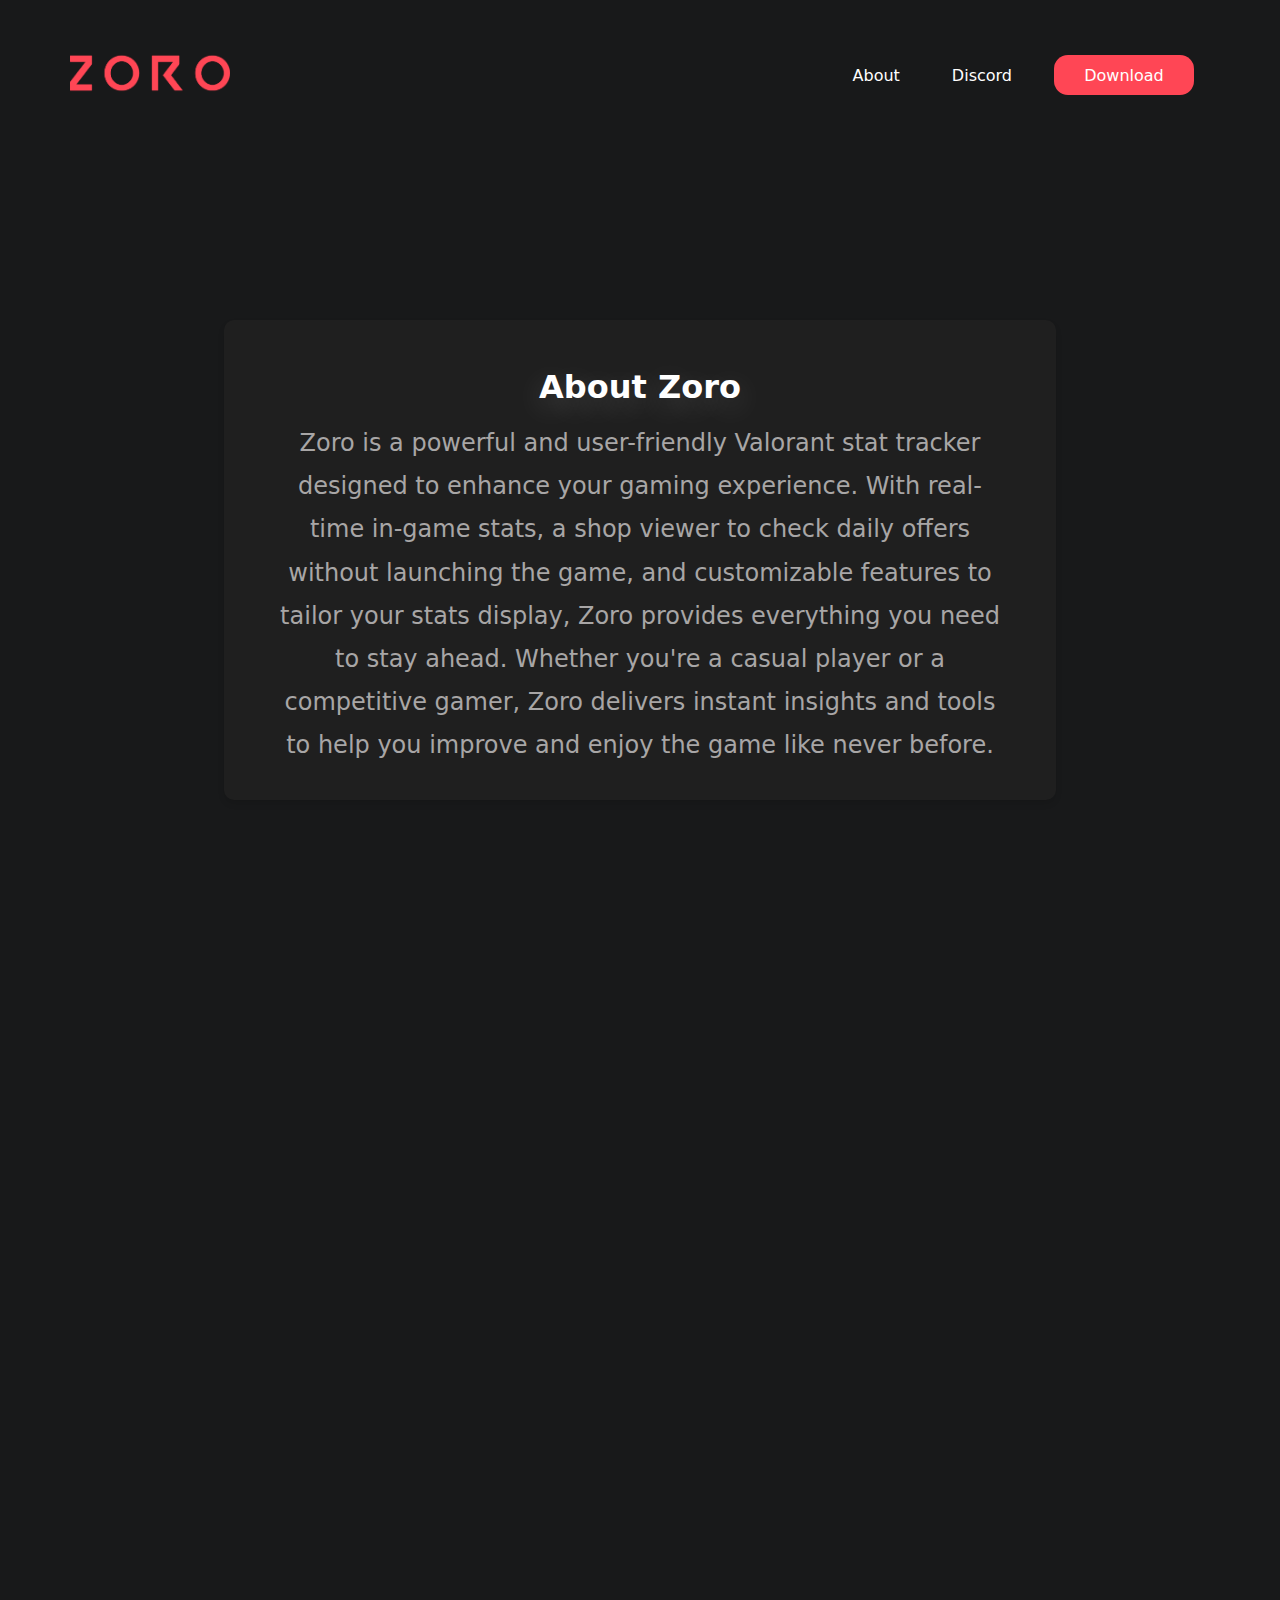
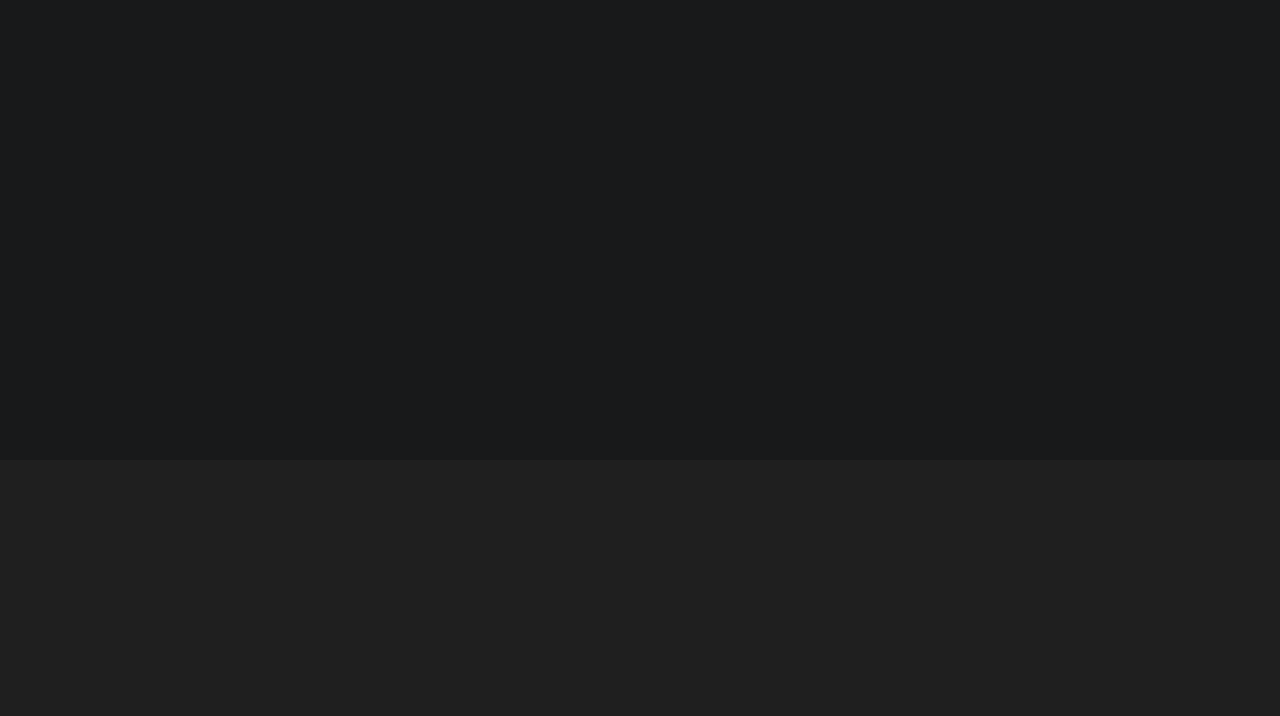
<file: about.html>
<!DOCTYPE html>
<html>
<head>
	<meta charset="utf-8" />
	<meta name="viewport" content="width=device-width" />
	<title>Zoro | About</title>
	<meta name="next-head-count" content="3" />
	<meta property="og:title" content="Lilith" />
	<meta property="og:type" content="website" />
	<meta property="og:url" content="index.html" />
	<meta property="og:description" content="Zoro - Stat Tracker" />
	<meta name="theme-color" content="#000" />
	<link rel="icon" href="images/zoro-square.png" />
	<link rel="preconnect" href="https://fonts.googleapis.com/" />
	<link rel="preconnect" href="https://fonts.gstatic.com/" crossorigin="" />
	<link rel="stylesheet" href="css/001.css" />
	<link rel="stylesheet" href="css/003.css" />
</head>
<body>
	<div id="__next">
		<nav class="Navbar_navbar__GrSXC">
			<a href="index.html">
				<img alt="Logo" loading="lazy" width="202.5" height="72" decoding="async" src="images/zoro-name.png" />
			</a>
			<!-- Navigation links -->
			<ul class="Navbar_list__0e3n5">
				<li><a class="Navbar_mobile_hide__I4qHm" href="about.html">About</a></li>
				<li><a href="https://www.discord.gg/nEXwPTYSeD" target="_blank" rel="noopener noreferrer">Discord</a></li>
				<li><a class="Navbar_download__HSTj5" href="download.html">Download</a></li>
			</ul>
		</nav>

		<main>
			<!-- About Zoro Section -->
			<div class="zoro-about animate-on-scroll">
				<h2>About Zoro</h2>
				<p>Zoro is a powerful and user-friendly Valorant stat tracker designed to enhance your gaming experience. With real-time in-game stats, a shop viewer to check daily offers without launching the game, and customizable features to tailor your stats display, Zoro provides everything you need to stay ahead. Whether you're a casual player or a competitive gamer, Zoro delivers instant insights and tools to help you improve and enjoy the game like never before.</p>
			 </div>

			<!-- Meet the Developers Section -->
			<div class="dev-about animate-on-scroll">
				<h2>Meet the Developers</h2>
			</div>
			<section class="developer-section animate-on-scroll">
				<div class="developer">
					<img src="images/dev1.png" alt="Developer 1" class="profile-pic">
					<h2>Saucy</h2>
					<p>A chill full-stack dev who loves building stuff that nobody asked for. Always focused on great user experiences, but never too busy to enjoy the ride. Energy Drink in hand, code on screen.</p>
				</div>
				<div class="divider"></div>
				<div class="developer">
					<img src="images/dev2.png" alt="Developer 2" class="profile-pic">
					<h2>Ghost</h2>
					<p>A dev who really needs to touch grass. Constantly coding and pushing limits on what bad code can be. Usually with 3 hours of sleep and a fridge full of white Monster.</p>
				</div>
			</section>
		</main>
	</div>
	<script>
	  document.addEventListener("DOMContentLoaded", () => {
	    const elements = document.querySelectorAll(".animate-on-scroll");
	    const observer = new IntersectionObserver(
	      (entries) => {
	        entries.forEach((entry) => {
	          if (entry.isIntersecting) {
	            entry.target.classList.add("animate");
	            observer.unobserve(entry.target); // Stop observing once animated
	          }
	        });
	      },
	      { threshold: 0.1 }
	    );

	    elements.forEach((el) => observer.observe(el));
	  });
	</script>
</body>
</html>
<footer class="Footer_footer__pQtti">
    <div class="Footer_content">
        <div class="Footer_section">
            <h3 class="animate-on-scroll">Contact</h3>
            <ul class="Footer_list">
                <li class="animate-on-scroll"><a target="_blank" href="mailto:ghosttowninquiries@gmail.com">Email Support</a></li>
                <li class="animate-on-scroll"><a target="_blank" href="https://discord.gg/nEXwPTYSeD">Discord</a></li>
            </ul>
        </div>
        <div class="Footer_section">
            <h3 class="animate-on-scroll">Legal</h3>
            <ul class="Footer_list">
				<li class="animate-on-scroll"><a href="legal/PP.html">Privacy Policy</a></li>
				<li class="animate-on-scroll"><a href="legal/tos.html">TOS</a></li>
            </ul>
        </div>
    </div>
    <div class="Footer_copyright">
        <p class="animate-on-scroll">&copy; 2025 Zoro. All rights reserved.</p>
    </div>
</footer>
</file>
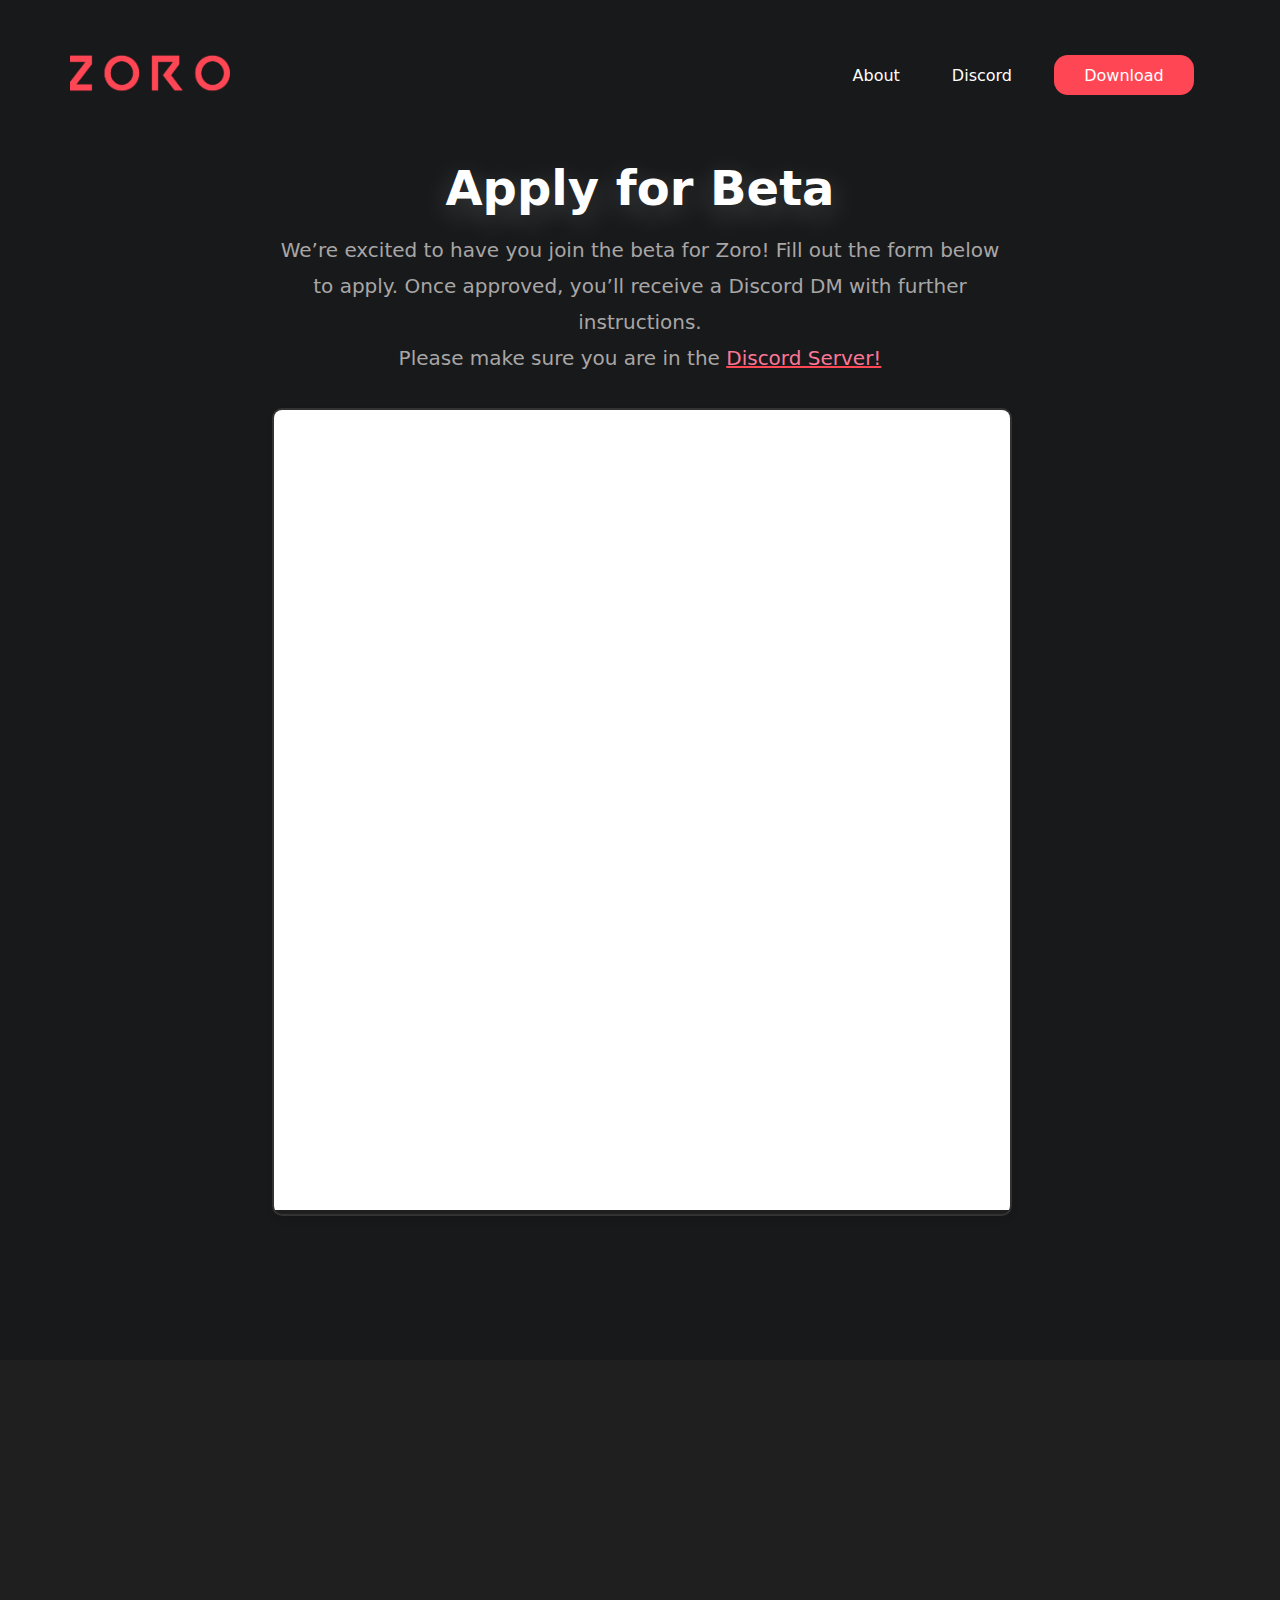
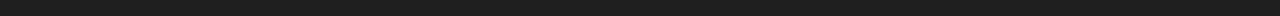
<file: apply.html>
<!DOCTYPE html>
<html lang="en">
<head>
    <meta charset="utf-8" />
    <meta name="viewport" content="width=device-width" />
    <title>Zoro | Apply for Beta</title>
    <meta name="theme-color" content="#000" />
    <link rel="icon" href="images/zoro-square.png" />
    <link rel="preconnect" href="https://fonts.googleapis.com/" />
    <link rel="preconnect" href="https://fonts.gstatic.com/" crossorigin />
    <link rel="stylesheet" href="css/001.css" />
    <link rel="stylesheet" href="css/005.css" />
</head>
<body>
    <div id="__next">
        <!-- Navigation Bar -->
        <nav class="Navbar_navbar__GrSXC animate-on-scroll">
            <a href="index.html">
                <img alt="Logo" loading="lazy" width="202.5" height="72" decoding="async" src="images/zoro-name.png" />
            </a>
            <ul class="Navbar_list__0e3n5">
                <li><a class="Navbar_mobile_hide__I4qHm" href="about.html">About</a></li>
                <li><a href="https://www.discord.gg/nEXwPTYSeD" target="_blank" rel="noopener noreferrer">Discord</a></li>
                <li><a class="Navbar_download__HSTj5" href="download.html">Download</a></li>
            </ul>
        </nav>

        <!-- Main Content -->
        <main>
            <section class="Apply_container__ah6h_ animate-on-scroll">
                <div class="Apply_content__7dsLq animate-on-scroll">
                    <h1>Apply for Beta</h1>
                    <p>We’re excited to have you join the beta for Zoro! Fill out the form below to apply. Once approved, you’ll receive a Discord DM with further instructions.<br/> Please make sure you are in the <a href="https://www.discord.gg/nEXwPTYSeD" target="_blank">Discord Server!</a></p>
                    <div class="Apply_form__container animate-on-scroll">
                        <!-- Embed Google Form -->
                        <iframe 
                            src="https://forms.gle/JJjHqpXHxMjeFKV7A" 
                            width="100%" 
                            height="800" 
                            frameborder="0" 
                            marginheight="0" 
                            marginwidth="0">
                            Loading…
                        </iframe>
                    </div>
                </div>
            </section>
        </main>

        <!-- Footer -->
        <footer class="Footer_footer__pQtti">
            <div class="Footer_content">
                <div class="Footer_section">
                    <h3 class="animate-on-scroll">Contact</h3>
                    <ul class="Footer_list">
                        <li class="animate-on-scroll"><a target="_blank" href="mailto:ghosttowninquiries@gmail.com">Email Support</a></li>
                        <li class="animate-on-scroll"><a target="_blank" href="https://discord.gg/nEXwPTYSeD">Discord</a></li>
                    </ul>
                </div>
                <div class="Footer_section">
                    <h3 class="animate-on-scroll">Legal</h3>
                    <ul class="Footer_list">
						<li class="animate-on-scroll"><a href="legal/PP.html">Privacy Policy</a></li>
						<li class="animate-on-scroll"><a href="legal/tos.html">TOS</a></li>
                    </ul>
                </div>
            </div>
            <div class="Footer_copyright">
                <p class="animate-on-scroll">&copy; 2025 Zoro. All rights reserved.</p>
            </div>
        </footer>
    </div>

    <script>
        document.addEventListener("DOMContentLoaded", () => {
            const elements = document.querySelectorAll(".animate-on-scroll");
            const observer = new IntersectionObserver(
                (entries) => {
                    entries.forEach((entry) => {
                        if (entry.isIntersecting) {
                            entry.target.classList.add("animate");
                            observer.unobserve(entry.target); // Stop observing once animated
                        }
                    });
                },
                { threshold: 0.1 }
            );

            elements.forEach((el) => observer.observe(el));
        });
    </script>
</body>
</html>
</file>
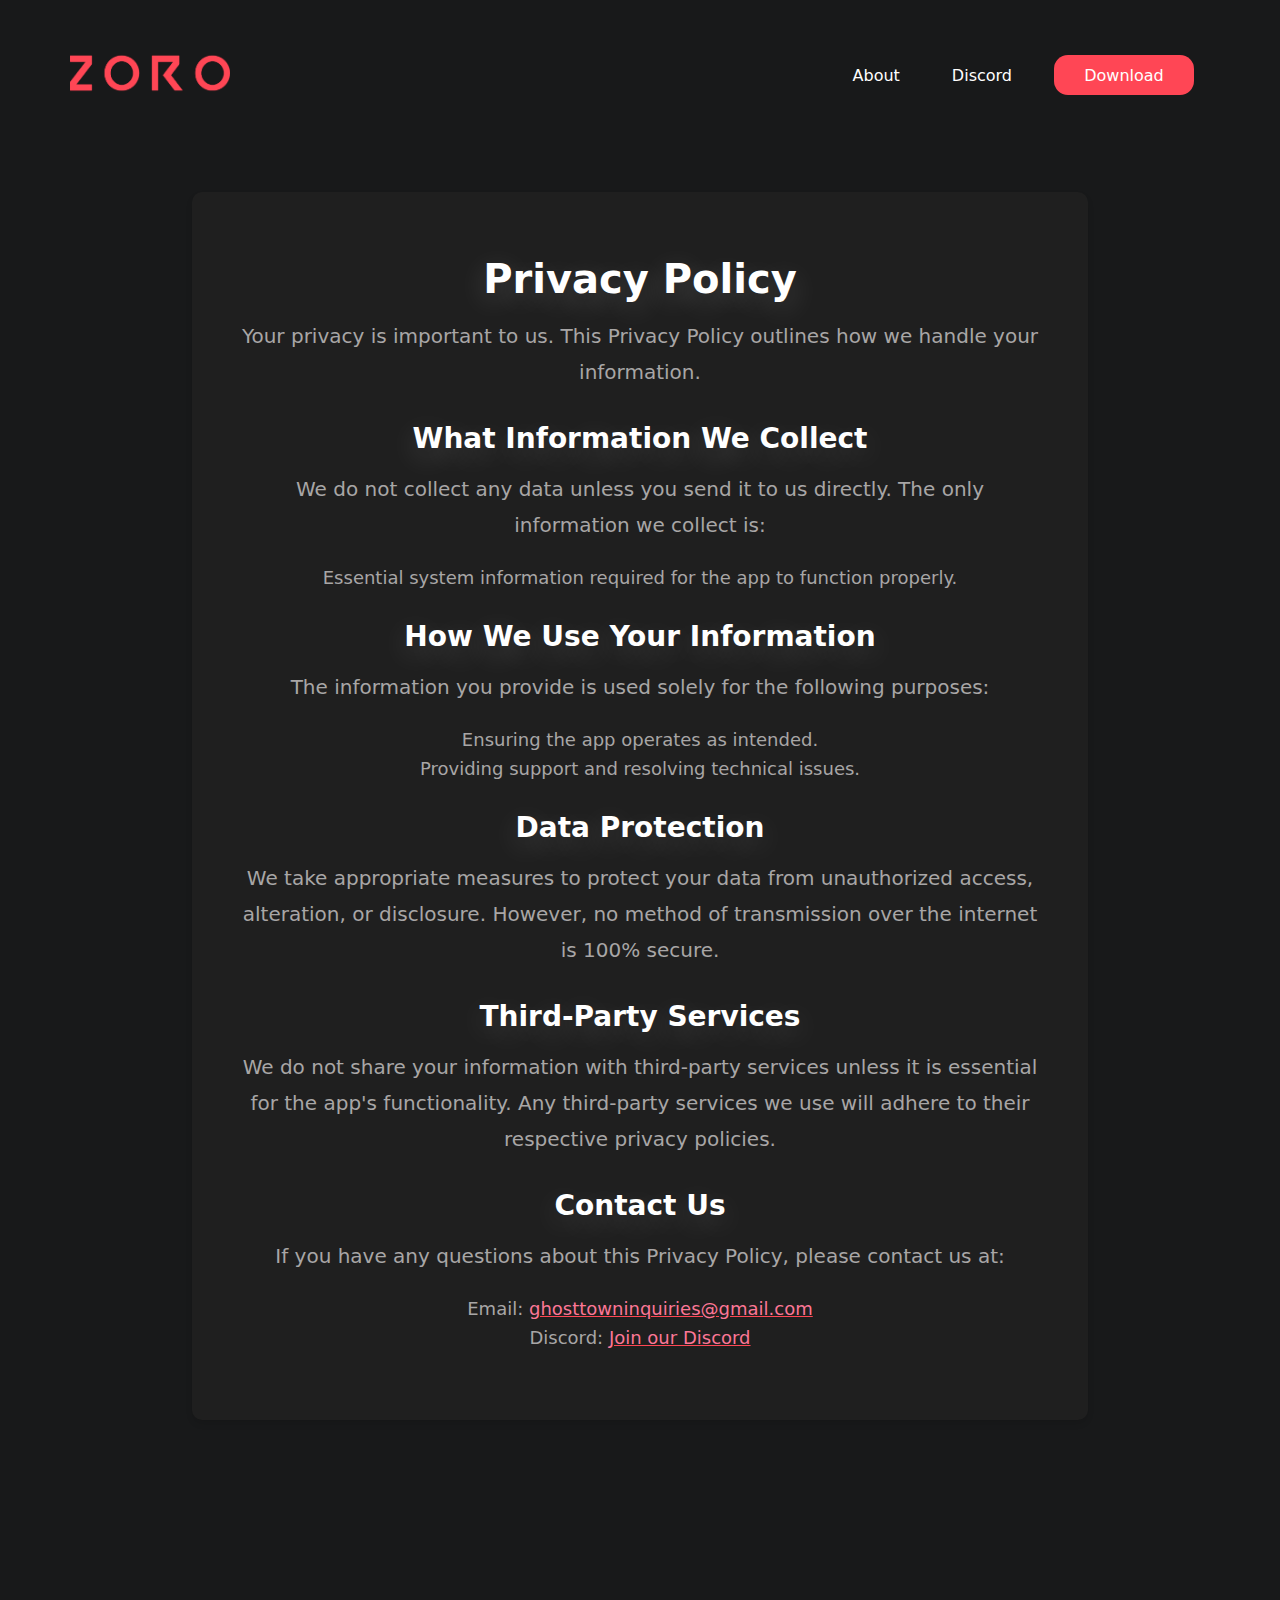
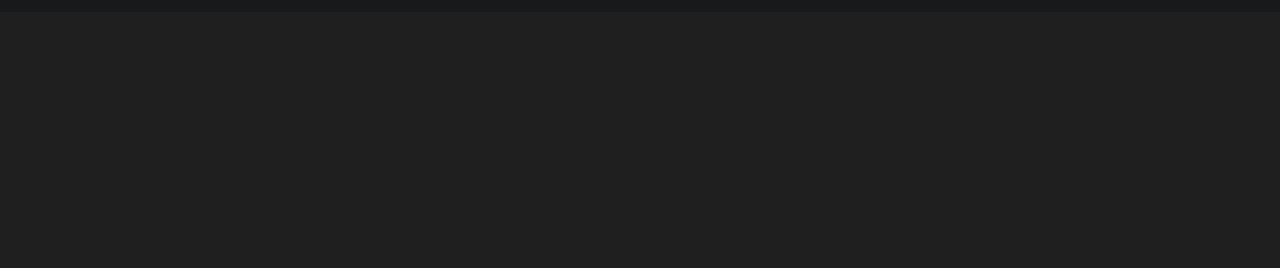
<file: legal/PP.html>
<!DOCTYPE html>
<html lang="en">
<head>
    <meta charset="utf-8" />
    <meta name="viewport" content="width=device-width" />
    <title>Zoro | Privacy Policy</title>
    <meta name="theme-color" content="#000" />
    <link rel="icon" href="../images/zoro-square.png" />
    <link rel="preconnect" href="https://fonts.googleapis.com/" />
    <link rel="preconnect" href="https://fonts.gstatic.com/" crossorigin />
    <link rel="stylesheet" href="../css/001.css" />
    <link rel="stylesheet" href="../css/006.css" />
</head>
<body>
    <div id="__next">
        <!-- Navigation Bar -->
        <nav class="Navbar_navbar__GrSXC">
            <a href="../index.html">
                <img alt="Logo" loading="lazy" width="202.5" height="72" decoding="async" src="../images/zoro-name.png" />
            </a>
            <ul class="Navbar_list__0e3n5">
                <li><a class="Navbar_mobile_hide__I4qHm" href="../about.html">About</a></li>
                <li><a href="https://www.discord.gg/nEXwPTYSeD" target="_blank" rel="noopener noreferrer">Discord</a></li>
                <li><a class="Navbar_download__HSTj5" href="../download.html">Download</a></li>
            </ul>
        </nav>

        <!-- Main Content -->
        <main>
            <section class="PrivacyPolicy_container__ah6h_ animate-on-scroll">
                <div class="PrivacyPolicy_wrapper animate-on-scroll">
                    <div class="PrivacyPolicy_content__7dsLq">
                        <h1>Privacy Policy</h1>
                        <p>Your privacy is important to us. This Privacy Policy outlines how we handle your information.</p>
                        
                        <h2>What Information We Collect</h2>
                        <p>We do not collect any data unless you send it to us directly. The only information we collect is:</p>
                        <ul>
                            <li>Essential system information required for the app to function properly.</li>
                        </ul>

                        <h2>How We Use Your Information</h2>
                        <p>The information you provide is used solely for the following purposes:</p>
                        <ul>
                            <li>Ensuring the app operates as intended.</li>
                            <li>Providing support and resolving technical issues.</li>
                        </ul>

                        <h2>Data Protection</h2>
                        <p>We take appropriate measures to protect your data from unauthorized access, alteration, or disclosure. However, no method of transmission over the internet is 100% secure.</p>

                        <h2>Third-Party Services</h2>
                        <p>We do not share your information with third-party services unless it is essential for the app's functionality. Any third-party services we use will adhere to their respective privacy policies.</p>

                        <h2>Contact Us</h2>
                        <p>If you have any questions about this Privacy Policy, please contact us at:</p>
                        <ul>
                            <li>Email: <a href="mailto:ghosttowninquiries@gmail.com">ghosttowninquiries@gmail.com</a></li>
                            <li>Discord: <a href="https://discord.gg/nEXwPTYSeD" target="_blank" rel="noopener noreferrer">Join our Discord</a></li>
                        </ul>
                    </div>
                </div>
            </section>
        </main>

        <!-- Footer -->
        <footer class="Footer_footer__pQtti">
            <div class="Footer_content">
                <div class="Footer_section">
                    <h3 class="animate-on-scroll">Contact</h3>
                    <ul>
                        <li class="animate-on-scroll"><a target="_blank" href="mailto:ghosttowninquiries@gmail.com">Email Support</a></li>
                        <li class="animate-on-scroll"><a target="_blank" href="https://discord.gg/nEXwPTYSeD">Discord</a></li>
                    </ul>
                </div>
                <div class="Footer_section">
                    <h3 class="animate-on-scroll">Legal</h3>
                    <ul>
                        <li class="animate-on-scroll"><a href="PP.html">Privacy Policy</a></li>
                        <li class="animate-on-scroll"><a href="tos.html">TOS</a></li>
                    </ul>
                </div>
            </div>
            <div class="Footer_copyright animate-on-scroll">
                <p>&copy; 2025 Zoro. All rights reserved.</p>
            </div>
        </footer>
    </div>

    <script>
        document.addEventListener("DOMContentLoaded", () => {
            const elements = document.querySelectorAll(".animate-on-scroll");
            const observer = new IntersectionObserver(
                (entries) => {
                    entries.forEach((entry) => {
                        if (entry.isIntersecting) {
                            entry.target.classList.add("animate");
                        }
                    });
                },
                { threshold: 0.1 }
            );

            elements.forEach((el) => observer.observe(el));
        });
    </script>
</body>
</html>
</file>
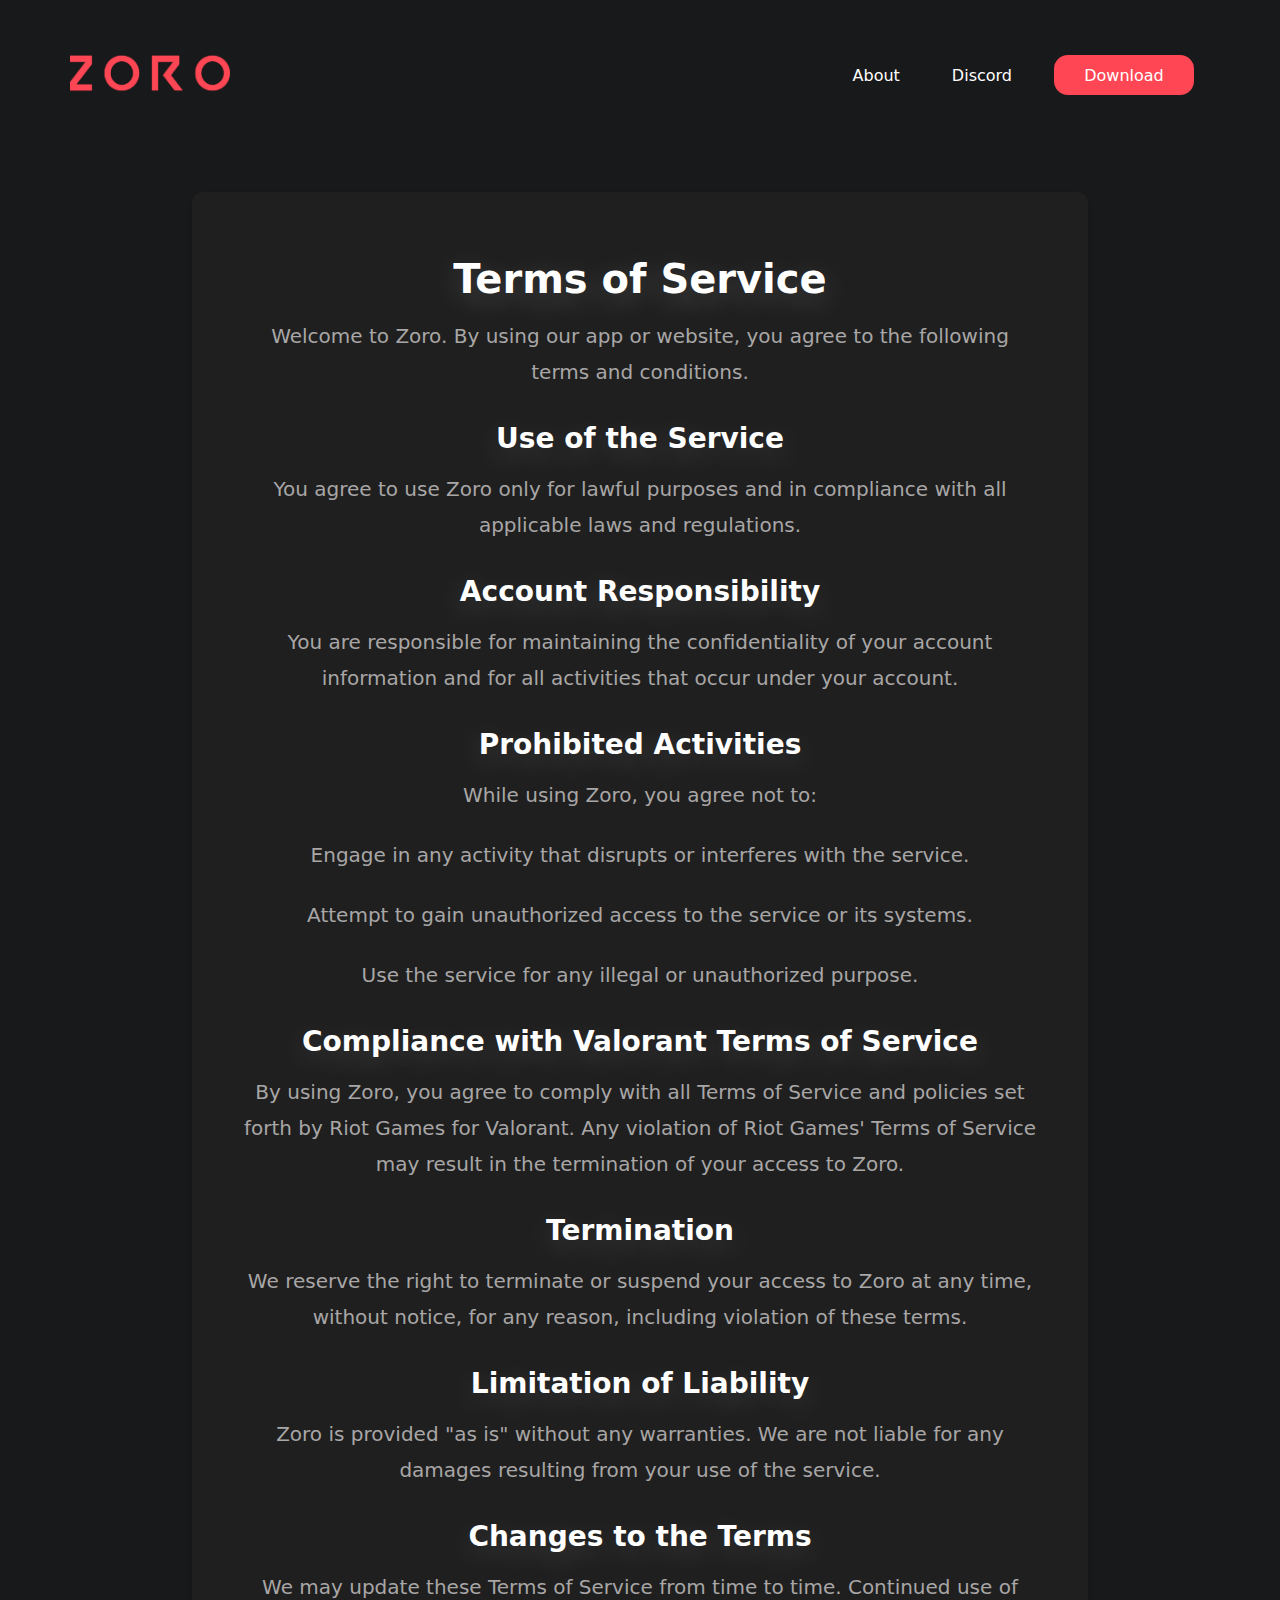
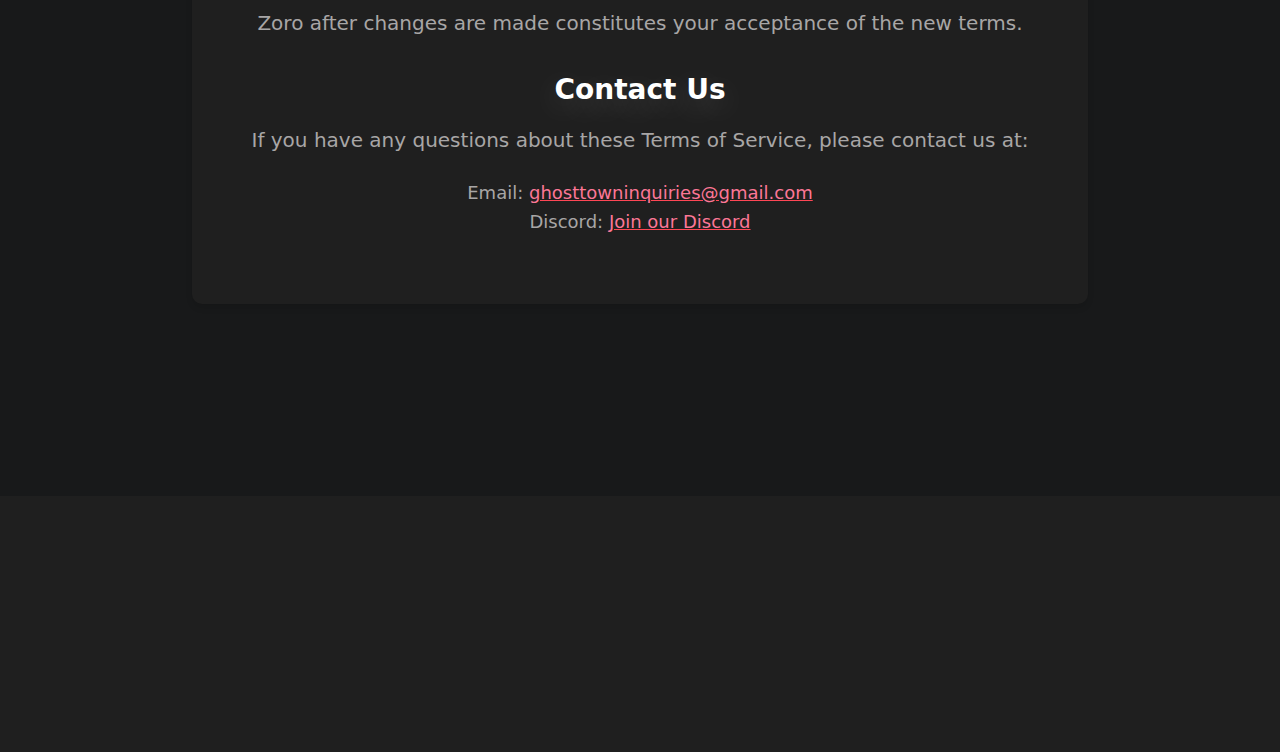
<file: legal/tos.html>
<!DOCTYPE html>
<html lang="en">
<head>
    <meta charset="utf-8" />
    <meta name="viewport" content="width=device-width" />
    <title>Zoro | Terms of Service</title>
    <meta name="theme-color" content="#000" />
    <link rel="icon" href="../images/zoro-square.png" />
    <link rel="preconnect" href="https://fonts.googleapis.com/" />
    <link rel="preconnect" href="https://fonts.gstatic.com/" crossorigin />
    <link rel="stylesheet" href="../css/001.css" />
    <link rel="stylesheet" href="../css/007.css" />
</head>
<body>
    <div id="__next">
        <!-- Navigation Bar -->
        <nav class="Navbar_navbar__GrSXC">
            <a href="../index.html">
                <img alt="Logo" loading="lazy" width="202.5" height="72" decoding="async" src="../images/zoro-name.png" />
            </a>
            <ul class="Navbar_list__0e3n5">
                <li><a class="Navbar_mobile_hide__I4qHm" href="../about.html">About</a></li>
                <li><a href="https://www.discord.gg/nEXwPTYSeD" target="_blank" rel="noopener noreferrer">Discord</a></li>
                <li><a class="Navbar_download__HSTj5" href="../download.html">Download</a></li>
            </ul>
        </nav>

        <!-- Main Content -->
        <main>
            <section class="TermsOfService_container__ah6h_ animate-on-scroll">
                <div class="TermsOfService_wrapper animate-on-scroll">
                    <div class="TermsOfService_content__7dsLq">
                        <h1>Terms of Service</h1>
                        <p>Welcome to Zoro. By using our app or website, you agree to the following terms and conditions.</p>
                        
                        <h2>Use of the Service</h2>
                        <p>You agree to use Zoro only for lawful purposes and in compliance with all applicable laws and regulations.</p>

                        <h2>Account Responsibility</h2>
                        <p>You are responsible for maintaining the confidentiality of your account information and for all activities that occur under your account.</p>

                        <h2>Prohibited Activities</h2>
                        <p>While using Zoro, you agree not to:</p>
                        <ul>
                            <p>Engage in any activity that disrupts or interferes with the service.</p>
                            <p>Attempt to gain unauthorized access to the service or its systems.</p>
                            <p>Use the service for any illegal or unauthorized purpose.</p>
                        </ul>

                        <h2>Compliance with Valorant Terms of Service</h2>
                        <p>By using Zoro, you agree to comply with all Terms of Service and policies set forth by Riot Games for Valorant. Any violation of Riot Games' Terms of Service may result in the termination of your access to Zoro.</p>

                        <h2>Termination</h2>
                        <p>We reserve the right to terminate or suspend your access to Zoro at any time, without notice, for any reason, including violation of these terms.</p>

                        <h2>Limitation of Liability</h2>
                        <p>Zoro is provided "as is" without any warranties. We are not liable for any damages resulting from your use of the service.</p>

                        <h2>Changes to the Terms</h2>
                        <p>We may update these Terms of Service from time to time. Continued use of Zoro after changes are made constitutes your acceptance of the new terms.</p>

                        <h2>Contact Us</h2>
                        <p>If you have any questions about these Terms of Service, please contact us at:</p>
                        <ul>
                            <li>Email: <a href="mailto:ghosttowninquiries@gmail.com">ghosttowninquiries@gmail.com</a></li>
                            <li>Discord: <a href="https://discord.gg/nEXwPTYSeD" target="_blank" rel="noopener noreferrer">Join our Discord</a></li>
                        </ul>
                    </div>
                </div>
            </section>
        </main>

        <!-- Footer -->
        <footer class="Footer_footer__pQtti">
            <div class="Footer_content">
                <div class="Footer_section">
                    <h3 class="animate-on-scroll">Contact</h3>
                    <ul>
                        <li class="animate-on-scroll"><a target="_blank" href="mailto:ghosttowninquiries@gmail.com">Email Support</a></li>
                        <li class="animate-on-scroll"><a target="_blank" href="https://discord.gg/nEXwPTYSeD">Discord</a></li>
                    </ul>
                </div>
                <div class="Footer_section">
                    <h3 class="animate-on-scroll">Legal</h3>
                    <ul>
                        <li class="animate-on-scroll"><a href="PP.html">Privacy Policy</a></li>
                        <li class="animate-on-scroll"><a href="tos.html">TOS</a></li>
                    </ul>
                </div>
            </div>
            <div class="Footer_copyright animate-on-scroll">
                <p>&copy; 2025 Zoro. All rights reserved.</p>
            </div>
        </footer>
    </div>

    <script>
        document.addEventListener("DOMContentLoaded", () => {
            const elements = document.querySelectorAll(".animate-on-scroll");
            const observer = new IntersectionObserver(
                (entries) => {
                    entries.forEach((entry) => {
                        if (entry.isIntersecting) {
                            entry.target.classList.add("animate");
                        }
                    });
                },
                { threshold: 0.1 }
            );

            elements.forEach((el) => observer.observe(el));
        });
    </script>
</body>
</html>
</file>
<file: css/001.css>
body, html {
    padding: 0;
    margin: 0;
    font-family: Outfit, system-ui, -apple-system, BlinkMacSystemFont, Segoe UI, Roboto, Oxygen, Ubuntu, Cantarell, Open Sans, Helvetica Neue, sans-serif;
    background-color: #18191a;
    color: #fff;
    accent-color: #FF4655;
    color-scheme: dark;
    overflow-y: overlay;
  }
  
  body main {
    animation-name: pageLoad;
    animation-duration: 1s;
    animation-fill-mode: both;
    opacity: 1;
  }
  
  body.loading main {
    animation-name: pageUnload;
    animation-duration: 1s;
    animation-fill-mode: both;
    opacity: 0;
  }
  
  @keyframes pageLoad {
    0% {
      opacity: 0;
    }
    to {
      opacity: 1;
    }
  }
  
  @keyframes pageUnload {
    0% {
      opacity: 1;
    }
    to {
      opacity: 0;
    }
  }
  
  ::selection {
    background-color: #FF4655;
    color: #fff;
  }
  
  section {
    min-height: 100vh;
    display: flex;
    flex-direction: row;
    justify-content: center;
    align-items: center;
    padding: 4.375rem;
    box-sizing: border-box;
    position: relative;
  }
  
  section.vertical {
    flex-direction: column;
  }
  
  section.vertical > :first-child,
  section.vertical > :last-child {
    margin-left: 0;
    margin-right: 0;
  }
  
  a, button, h1, h2, h3, h4, h5, h6, p, span {
    padding: 0;
    margin: 0;
    font-family: Outfit, system-ui, -apple-system, BlinkMacSystemFont, Segoe UI, Roboto, Oxygen, Ubuntu, Cantarell, Open Sans, Helvetica Neue, sans-serif;
  }
  
  a {
    color: #fc7796;
    -webkit-text-decoration-color: #FF4655;
    text-decoration-color: #FF4655;
  }
  
  h1, h2, h3, h4, h5, h6 {
    margin: 1rem;
  }
  
  h1 {
    font-weight: 700;
    font-size: 4rem;
  }
  
  h1, h2 {
    text-shadow: 0 .5rem 1.875rem #ffffff33;
  }
  
  h2 {
    font-size: 3rem;
  }
  
  h3 {
    font-size: 2.25rem;
    font-weight: 600;
  }
  
  pre {
    background-color: #292b2c;
    display: inline-block;
    padding: 5px 8px;
    border-radius: 2px;
  }
  
  @media only screen and (max-width: 900px) {
    :root, body {
      font-size: 14px;
    }
  
    section {
      padding: 10rem 4.375rem 4.375rem;
    }
  }
  
  .Navbar_navbar__GrSXC {
    display: flex;
    flex-direction: row;
    justify-content: space-between;
    align-items: center;
    min-height: 9.375rem;
    width: 100%;
    position: absolute;
    top: 0;
    left: 0;
    padding: 0 4.375rem;
    box-sizing: border-box;
    z-index: 999;
    pointer-events: none;
  }
  
  .Navbar_navbar__GrSXC * {
    pointer-events: all;
  }
  
  .Navbar_navbar__GrSXC img {
    margin-left: 1rem;
  }
  
  .Navbar_list__0e3n5 {
    list-style-type: none;
    padding: 0;
    margin: 0;
    display: flex;
    flex-direction: row;
    align-items: center;
    justify-content: center;
  }
  
  .Navbar_list__0e3n5 li {
    margin: 1rem;
  }
  
  .Navbar_list__0e3n5 a {
    text-decoration: none;
    color: #fff;
    font-weight: 500;
    font-size: 1rem;
    padding: .625rem;
    text-align: center;
    display: flex;
    justify-content: center;
    align-items: center;
    transition: .3s;
  }
  
  .Navbar_list__0e3n5 a:hover {
    opacity: .7;
  }
  
  a.Navbar_download__HSTj5 {
    background-color: #FF4655;
    border-radius: .875rem;
    min-width: 8.75rem;
    min-height: 2.5rem;
    padding: 0;
  }
  
  a.Navbar_download__HSTj5:hover {
    opacity: 1;
    background-color: #f7505e;
  }
  
  .Navbar_navbar__GrSXC img {
    width: 100%;
    max-width: 10rem;
    height: 100%;
    margin: 0;
  }
  
  @media only screen and (max-width: 900px) {
    .Navbar_navbar__GrSXC img {
      width: 75%;
      max-width: 10rem;
      height: auto;
      margin: 0;
    }
  
    .Navbar_navbar__GrSXC {
      flex-direction: column;
      justify-content: center;
      padding: 0;
    }
  
    .Navbar_navbar__GrSXC > a {
      justify-content: center;
      align-content: center;
      display: flex;
    }
  
    .Navbar_navbar__GrSXC li {
      margin: .625rem;
    }
  
    a.Navbar_download__HSTj5, a.Navbar_mobile_hide__I4qHm {
      display: none;
    }
  }
  
  .Footer_footer__pQtti {
    min-height: 12rem;
    background-color: #131415;
    display: flex;
    flex-direction: row;
    align-items: flex-start;
    justify-content: space-evenly;
    padding: 4rem 0;
  }
  
  .Footer_footer__pQtti > div {
    height: 100%;
  }
  
  @media only screen and (max-width: 900px) {
    .Footer_footer__pQtti {
      flex-wrap: wrap;
      justify-content: center;
      align-items: center;
    }
  
    .Footer_footer__pQtti h3 {
      font-size: 1.75rem;
    }
  }
  .animate-on-scroll {
    opacity: 0;
    transform: translateY(20px);
    transition: opacity 0.6s ease-out, transform 0.6s ease-out;
  }
  
  .animate-on-scroll.animate {
    opacity: 1;
    transform: translateY(0);
  }
  
  nav.Navbar_navbar__GrSXC.animate-on-scroll {
    display: flex;
    flex-direction: row;
    justify-content: space-between;
    align-items: center;
    min-height: 9.375rem;
    width: 100%;
    position: absolute;
    top: 0;
    left: 0;
    padding: 0 4.375rem;
    box-sizing: border-box;
    z-index: 999;
    pointer-events: none;
    opacity: 0;
    transform: translateY(20px);
    transition: opacity 0.6s ease-out, transform 0.6s ease-out;
  }
  
  nav.Navbar_navbar__GrSXC.animate-on-scroll.animate {
    opacity: 1;
    transform: translateY(0);
  }

  section.Home_first__dziyQ.animate-on-scroll {
    display: flex;
    flex-direction: column;
    justify-content: center;
    align-items: center;
    min-height: 100vh;
    padding: 4.375rem;
    box-sizing: border-box;
    position: relative;
    opacity: 0;
    transform: translateY(20px);
    transition: opacity 0.6s ease-out, transform 0.6s ease-out;
  }

  section.Home_first__dziyQ.animate-on-scroll.animate {
    opacity: 1;
    transform: translateY(0);
  }

  .Home_index__g3etF {
    text-align: center;
  }

  .ButtonGroup_container__V4HTo {
    display: flex;
    flex-direction: row;
    justify-content: center;
    align-items: center;
    gap: 1rem;
    margin-top: 2rem;
  }

  .Button_button__TyCE7 {
    background-color: #F7374F;
    color: #fff;
    text-decoration: none;
    padding: 0.75rem 1.5rem;
    border-radius: 0.5rem;
    font-size: 1rem;
    font-weight: 500;
    transition: background-color 0.3s ease;
  }

  .Button_button__TyCE7:hover {
    background-color: #fc7796;
  }

  .Button_medium__4dkiB {
    font-size: 1rem;
    padding: 0.75rem 1.5rem;
  }

  section.vertical.Home_second__JBpVu.animate-on-scroll {
    display: flex;
    flex-direction: column;
    justify-content: center;
    align-items: center;
    min-height: 100vh;
    padding: 4.375rem;
    box-sizing: border-box;
    position: relative;
  }

  .Home_invert__YJw4U {
    display: flex;
    flex-direction: row;
    align-items: center;
    gap: 2rem;
  }

  .Home_invert__YJw4U img {
    max-width: 100%;
    height: auto;
  }

  .Home_second__JBpVu img {
    max-width: 100%;
    height: auto;
  }

  .Home_second__JBpVu h2 {
    font-size: 2rem;
    font-weight: 600;
    margin-bottom: 1rem;
  }

  .Home_second__JBpVu p {
    font-size: 1rem;
    line-height: 1.5;
  }

  footer.Footer_footer__pQtti.animate-on-scroll {
    min-height: 12rem;
    background-color: #131415;
    display: flex;
    flex-direction: row;
    align-items: flex-start;
    justify-content: space-evenly;
    padding: 4rem 0;
    opacity: 0;
    transform: translateY(20px);
    transition: opacity 0.6s ease-out, transform 0.6s ease-out;
  }

  footer.Footer_footer__pQtti.animate-on-scroll.animate {
    opacity: 1;
    transform: translateY(0);
  }
</file>
<file: css/003.css>
/* General Container Styles */
.developer-section {
    display: flex; /* Use flexbox for layout */
    flex-direction: row; /* Arrange items in a row */
    justify-content: center; /* Center the developers horizontally */
    align-items: flex-start; /* Align items to the top */
    gap: 2rem; /* Add space between developers */
    flex-wrap: wrap; /* Allow wrapping on smaller screens */
    margin: 2rem auto; /* Shift everything down */
    padding: 2rem;
}


.dev-about {
    display: flex;
    flex-direction: column;
    align-items: center;
    justify-content: center;
    text-align: center;
    margin: 3rem auto;
}

.dev-about h2 {
    font-size: 3rem; /* Scales with root font size */
    color: #ffffff;
    margin-top: 5rem; /* Reduced for better scaling */
    margin-bottom: 1rem;
}

/* About Zoro Section */
.zoro-about {
    display: flex;
    flex-direction: column;
    align-items: center;
    justify-content: center;
    text-align: center;
    margin: 20rem auto 10%; /* Increased top margin to move it further down */
    padding: 2rem;
    max-width: 60%; /* Reduced width to make the box thinner */
    background-color: #1f1f1f;
    border-radius: 0.625rem; /* Relative unit for border radius */
    box-shadow: 0 0.25rem 0.375rem rgba(0, 0, 0, 0.1);
}

.zoro-about:hover {
    transform: translateY(-5px); /* Subtle lift effect */
    box-shadow: 0 6px 10px rgba(0, 0, 0, 0.2);
}

.zoro-about h2 {
    font-size: 2rem; /* Scales with root font size */
    color: #ffffff;
    margin-bottom: 1rem;
}

.zoro-about p {
    font-size: 1.5rem; /* Scales with root font size */
    color: #a8a6a6;
    line-height: 1.8;
    margin: 0 1rem;
}

/* Developer Cards */
.developer {
    display: flex;
    flex-direction: column;
    align-items: center;
    text-align: center;
    background-color: #1f1f1f;
    border-radius: 10px;
    padding: 2rem;
    max-width: 300px; /* Set a consistent width for cards */
    width: 100%;
    box-shadow: 0 4px 6px rgba(0, 0, 0, 0.1);
    transition: transform 0.3s ease, box-shadow 0.3s ease;
}

.developer:hover {
    transform: translateY(-5px); /* Subtle lift effect */
    box-shadow: 0 6px 10px rgba(0, 0, 0, 0.2);
}

.developer h2 {
    font-size: 1.25rem; /* Scales with root font size */
    color: #ffffff;
    margin-top: 1rem;
}

.developer p {
    font-size: 1rem;
    color: #a8a6a6;
    margin-top: 0.5rem;
    max-width: 15.625rem; /* Scales with root font size */
    line-height: 1.5;
}

/* Divider Style */
.divider {
    display: block; /* Make the divider visible */
    width: 1px; /* Thin vertical line */
    background-color: #343333; /* Dark gray color for the divider */
    height: 24.8rem; /* Stretch to match the height of the content */
    margin: 0 1rem; /* Add spacing around the divider */
}

/* Profile Picture */
.profile-pic {
    width: 120px;
    height: 120px;
    border-radius: 50%;
    object-fit: cover;
    border: 2px solid #ffffff;
    background-color: #ffffff;
}

/* Scroll Animation Styles */
.animate-on-scroll {
    opacity: 0;
    transform: translateY(1.25rem);
    transition: opacity 0.6s ease-out, transform 0.6s ease-out;
}

.animate-on-scroll.animate {
    opacity: 1;
    transform: translateY(0);
}

/* Media Queries for Responsiveness */
@media only screen and (max-width: 900px) {
    .developer-section {
        flex-direction: column; /* Stack developers vertically on smaller screens */
        gap: 2rem;
    }

    .divider {
        display: none; /* Hide the divider on smaller screens */
    }

    .developer {
        max-width: 100%; /* Allow full width on smaller screens */
        padding: 1.5rem;
    }

    .profile-pic {
        width: 6.25rem;
        height: 6.25rem;
    }

    .zoro-about {
        max-width: 95%;
        padding: 1.5rem;
    }

    .zoro-about h2 {
        font-size: 1.75rem;
    }

    .zoro-about p {
        font-size: 0.875rem;
    }

    .dev-about h2 {
        font-size: 1.75rem;
    }
}

/* Footer Styles */
.Footer_footer__pQtti {
    display: flex;
    flex-direction: column;
    align-items: center;
    padding: 2rem;
    background-color: #1f1f1f;
    color: #ffffff;
    gap: 1.5rem;
}

.Footer_content {
    display: flex;
    justify-content: center;
    gap: 4rem; /* Space between Contact and Legal sections */
    width: 100%;
    max-width: 800px;
}

.Footer_section {
    text-align: center;
    flex: 1; /* Ensures both sections take equal space */
}

.Footer_section h3 {
    font-size: 1.5rem;
    margin-bottom: 1rem;
    color: #ffffff;
}

.Footer_list {
    list-style: none;
    padding: 0;
    margin: 0;
}

.Footer_list li {
    margin-bottom: 0.5rem;
}

.Footer_list a {
    color: #fc7796;
    text-decoration: none;
    transition: color 0.3s ease;
}

.Footer_list a:hover {
    color: #ff4655;
}

.Footer_copyright {
    text-align: center;
    font-size: 0.875rem;
    color: #a8a6a6;
    margin-top: 1rem;
}
</file>
<file: css/005.css>
/* Apply Page Styles */
.Apply_container__ah6h_ {
    display: flex;
    flex-direction: column;
    align-items: center;
    justify-content: center;
    text-align: center;
    padding: 4rem 2rem;
    margin: 5rem auto;
    max-width: 800px;
}

.Apply_content__7dsLq h1 {
    font-size: 3rem;
    color: #ffffff;
    margin-bottom: 1rem;
}

.Apply_content__7dsLq p {
    font-size: 1.25rem;
    color: #a8a6a6;
    line-height: 1.8;
    margin-bottom: 2rem;
}

.Apply_form__container {
    width: 100%;
    max-width: 800px;
    border: 2px solid #343333;
    border-radius: 0.625rem;
    overflow: hidden;
    box-shadow: 0 4px 6px rgba(0, 0, 0, 0.1);
    background-color: #1f1f1f;
}

/* Scroll Animation Styles */
.animate-on-scroll {
    opacity: 0;
    transform: translateY(20px);
    transition: opacity 0.6s ease-out, transform 0.6s ease-out;
}

.animate-on-scroll.animate {
    opacity: 1;
    transform: translateY(0);
}

/* Footer Styles */
.Footer_footer__pQtti {
    display: flex;
    flex-direction: column;
    align-items: center;
    padding: 2rem;
    background-color: #1f1f1f;
    color: #ffffff;
    gap: 1.5rem;
}

.Footer_content {
    display: flex;
    justify-content: center;
    gap: 4rem; /* Space between Contact and Legal sections */
    width: 100%;
    max-width: 800px;
}

.Footer_section {
    text-align: center;
    flex: 1; /* Ensures both sections take equal space */
}

.Footer_section h3 {
    font-size: 1.5rem;
    margin-bottom: 1rem;
    color: #ffffff;
}

.Footer_list {
    list-style: none;
    padding: 0;
    margin: 0;
}

.Footer_list li {
    margin-bottom: 0.5rem;
}

.Footer_list a {
    color: #fc7796;
    text-decoration: none;
    transition: color 0.3s ease;
}

.Footer_list a:hover {
    color: #ff4655;
}

.Footer_copyright {
    text-align: center;
    font-size: 0.875rem;
    color: #a8a6a6;
    margin-top: 1rem;
}
</file>
<file: css/006.css>
/* Privacy Policy Page Styles */
.PrivacyPolicy_container__ah6h_ {
    display: flex;
    flex-direction: column;
    align-items: center;
    justify-content: center;
    padding: 12rem 2rem; /* Increased padding to move content further from the top */
    margin: 0 auto;
    max-width: 1200px;
}

.PrivacyPolicy_wrapper {
    background-color: #1f1f1f; /* Add a subtle background for the content */
    border-radius: 0.625rem; /* Rounded corners */
    padding: 3rem; /* Inner padding for the content */
    box-shadow: 0 4px 6px rgba(0, 0, 0, 0.1); /* Subtle shadow for a clean look */
    width: 100%;
    max-width: 800px;
    opacity: 0; /* Initial state for animation */
    transform: translateY(20px); /* Initial state for animation */
    transition: opacity 0.6s ease-out, transform 0.6s ease-out;
}

.PrivacyPolicy_wrapper.animate {
    opacity: 1;
    transform: translateY(0);
}

.PrivacyPolicy_content__7dsLq {
    text-align: center; /* Center all text */
}

.PrivacyPolicy_content__7dsLq h1 {
    font-size: 2.5rem; /* Smaller header size */
    margin-bottom: 1rem;
}

.PrivacyPolicy_content__7dsLq h2 {
    font-size: 1.75rem; /* Smaller subheader size */
    margin-top: 2rem;
    margin-bottom: 1rem;
}

.PrivacyPolicy_content__7dsLq p,
.PrivacyPolicy_content__7dsLq ul {
    text-align: center; /* Center text and lists */
}

.PrivacyPolicy_content__7dsLq p {
    font-size: 1.25rem;
    color: #a8a6a6;
    line-height: 1.8;
    margin-bottom: 1.5rem;
}

.PrivacyPolicy_content__7dsLq ul {
    list-style: none; /* Remove bullet points */
    padding: 0;
    margin-bottom: 1.5rem;
}

.PrivacyPolicy_content__7dsLq ul li {
    font-size: 1.125rem;
    color: #a8a6a6;
    margin-bottom: 0.5rem;
}

/* Footer Styles */
.Footer_footer__pQtti {
    display: flex;
    flex-direction: column;
    align-items: center;
    padding: 2rem;
    background-color: #1f1f1f;
    color: #ffffff;
    gap: 1.5rem;
}

.Footer_content {
    display: flex;
    justify-content: center;
    gap: 4rem;
    width: 100%;
    max-width: 800px;
}

.Footer_section {
    text-align: center;
    flex: 1;
}

.Footer_section h3 {
    font-size: 1.5rem;
    margin-bottom: 1rem;
    color: #ffffff;
}

.Footer_section ul {
    list-style: none;
    padding: 0;
    margin: 0;
}

.Footer_section ul li {
    margin-bottom: 0.5rem;
}

.Footer_section ul a {
    color: #fc7796;
    text-decoration: none;
    transition: color 0.3s ease;
}

.Footer_section ul a:hover {
    color: #ff4655;
}

.Footer_copyright {
    text-align: center;
    font-size: 0.875rem;
    color: #a8a6a6;
    margin-top: 1rem;
}
</file>
<file: css/007.css>
/* Terms of Service Page Styles */
.TermsOfService_container__ah6h_ {
    display: flex;
    flex-direction: column;
    align-items: center;
    justify-content: center;
    padding: 12rem 2rem; /* Increased padding to move content further from the top */
    margin: 0 auto;
    max-width: 1200px;
}

.TermsOfService_wrapper {
    background-color: #1f1f1f; /* Add a subtle background for the content */
    border-radius: 0.625rem; /* Rounded corners */
    padding: 3rem; /* Inner padding for the content */
    box-shadow: 0 4px 6px rgba(0, 0, 0, 0.1); /* Subtle shadow for a clean look */
    width: 100%;
    max-width: 800px;
    opacity: 0; /* Initial state for animation */
    transform: translateY(20px); /* Initial state for animation */
    transition: opacity 0.6s ease-out, transform 0.6s ease-out;
}

.TermsOfService_wrapper.animate {
    opacity: 1;
    transform: translateY(0);
}

.TermsOfService_content__7dsLq {
    text-align: center; /* Center all text */
}

.TermsOfService_content__7dsLq h1 {
    font-size: 2.5rem; /* Smaller header size */
    margin-bottom: 1rem;
}

.TermsOfService_content__7dsLq h2 {
    font-size: 1.75rem; /* Smaller subheader size */
    margin-top: 2rem;
    margin-bottom: 1rem;
}

.TermsOfService_content__7dsLq p{
    font-size: 1.25rem;
    color: #a8a6a6;
    line-height: 1.8;
    margin-bottom: 1.5rem;
}

.TermsOfService_content__7dsLq p,
.TermsOfService_content__7dsLq ul {
    text-align: center; /* Center text and lists */
}

.TermsOfService_content__7dsLq ul {
    list-style: none; /* Remove bullet points */
    padding: 0;
    margin-bottom: 1.5rem;
}

.TermsOfService_content__7dsLq ul li {
    font-size: 1.125rem;
    color: #a8a6a6;
    margin-bottom: 0.5rem;
}
/* Footer Styles */
.Footer_footer__pQtti {
    display: flex;
    flex-direction: column;
    align-items: center;
    padding: 2rem;
    background-color: #1f1f1f;
    color: #ffffff;
    gap: 1.5rem;
}

.Footer_content {
    display: flex;
    justify-content: center;
    gap: 4rem;
    width: 100%;
    max-width: 800px;
}

.Footer_section {
    text-align: center;
    flex: 1;
}

.Footer_section h3 {
    font-size: 1.5rem;
    margin-bottom: 1rem;
    color: #ffffff;
}

.Footer_section ul {
    list-style: none;
    padding: 0;
    margin: 0;
}

.Footer_section ul li {
    margin-bottom: 0.5rem;
}

.Footer_section ul a {
    color: #fc7796;
    text-decoration: none;
    transition: color 0.3s ease;
}

.Footer_section ul a:hover {
    color: #ff4655;
}

.Footer_copyright {
    text-align: center;
    font-size: 0.875rem;
    color: #a8a6a6;
    margin-top: 1rem;
}
</file>
